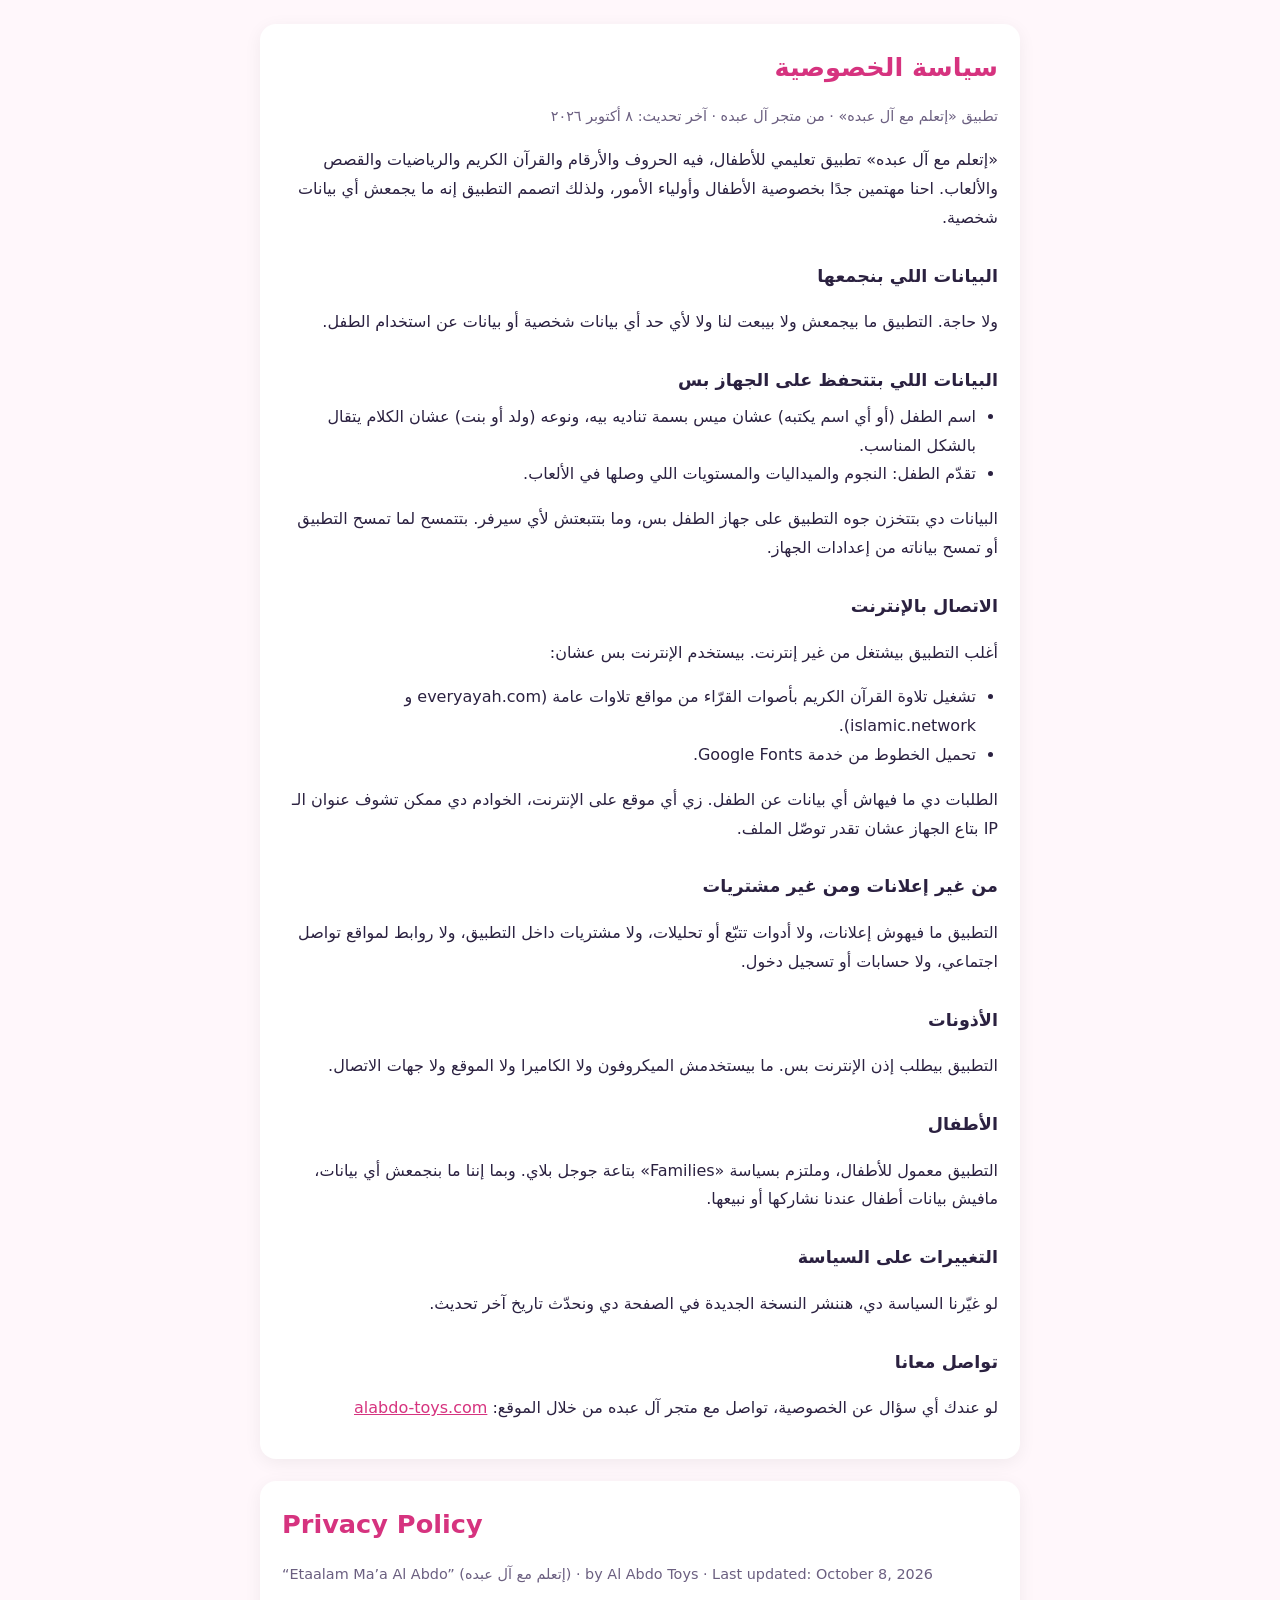
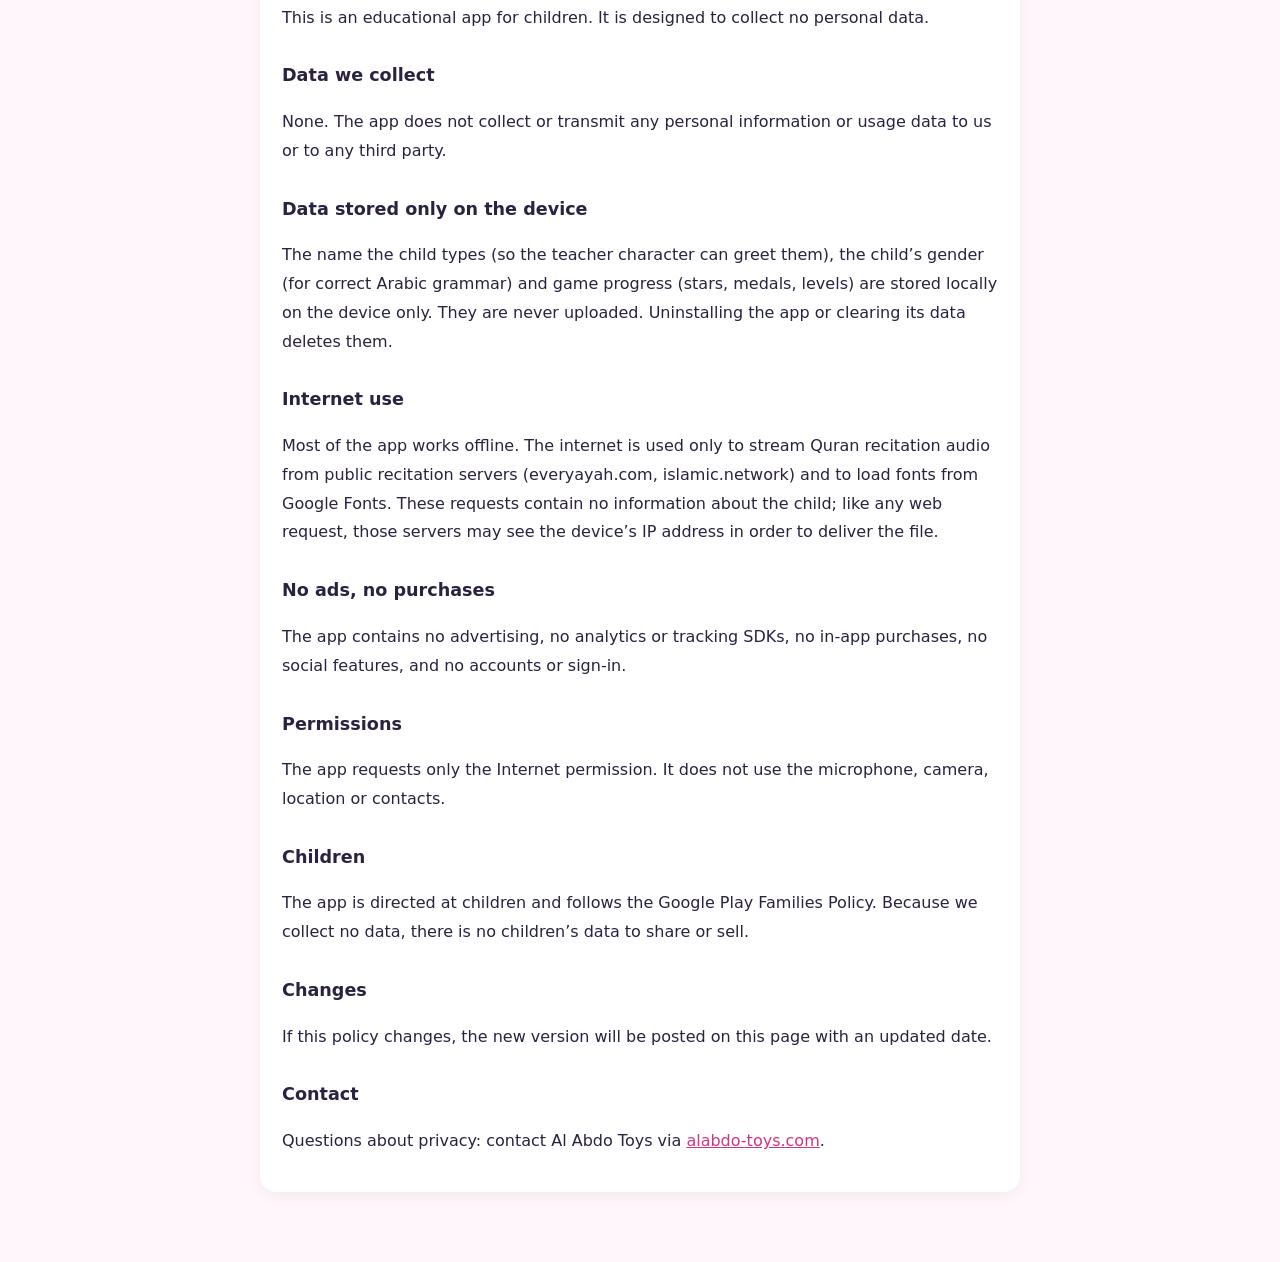
<file: play/etaalam-privacy.html>
<!doctype html>
<html lang="ar" dir="rtl">
<head>
<meta charset="utf-8">
<meta name="viewport" content="width=device-width, initial-scale=1">
<title>سياسة الخصوصية · إتعلم مع آل عبده</title>
<style>
:root{--bg:#fff7fb;--card:#fff;--ink:#2b2140;--muted:#6b5f80;--accent:#d6337f}
@media (prefers-color-scheme: dark){:root:not([data-theme="light"]){--bg:#1b1424;--card:#261c33;--ink:#f3eefa;--muted:#b9aecb;--accent:#ff7ab8}}
:root[data-theme="dark"]{--bg:#1b1424;--card:#261c33;--ink:#f3eefa;--muted:#b9aecb;--accent:#ff7ab8}
body{margin:0;background:var(--bg);color:var(--ink);font-family:system-ui,"Segoe UI",Tahoma,Arial,sans-serif;line-height:1.8}
main{max-width:760px;margin:0 auto;padding:24px 16px 48px}
h1{color:var(--accent);font-size:1.6rem;margin:0 0 4px}
h2{font-size:1.1rem;margin:28px 0 6px}
.card{background:var(--card);border-radius:16px;padding:20px 22px;box-shadow:0 4px 18px rgba(0,0,0,.06);margin-bottom:22px}
.muted{color:var(--muted);font-size:.9rem}
ul{padding-inline-start:22px;margin:6px 0}
section[lang="en"]{direction:ltr;text-align:left}
a{color:var(--accent)}
</style>
</head>
<body>
<main>
<div class="card">
<h1>سياسة الخصوصية</h1>
<p class="muted">تطبيق «إتعلم مع آل عبده» · من متجر آل عبده · آخر تحديث: ٨ أكتوبر ٢٠٢٦</p>

<p>«إتعلم مع آل عبده» تطبيق تعليمي للأطفال، فيه الحروف والأرقام والقرآن الكريم والرياضيات والقصص والألعاب. احنا مهتمين جدًا بخصوصية الأطفال وأولياء الأمور، ولذلك اتصمم التطبيق إنه ما يجمعش أي بيانات شخصية.</p>

<h2>البيانات اللي بنجمعها</h2>
<p>ولا حاجة. التطبيق ما بيجمعش ولا بيبعت لنا ولا لأي حد أي بيانات شخصية أو بيانات عن استخدام الطفل.</p>

<h2>البيانات اللي بتتحفظ على الجهاز بس</h2>
<ul>
<li>اسم الطفل (أو أي اسم يكتبه) عشان ميس بسمة تناديه بيه، ونوعه (ولد أو بنت) عشان الكلام يتقال بالشكل المناسب.</li>
<li>تقدّم الطفل: النجوم والميداليات والمستويات اللي وصلها في الألعاب.</li>
</ul>
<p>البيانات دي بتتخزن جوه التطبيق على جهاز الطفل بس، وما بتتبعتش لأي سيرفر. بتتمسح لما تمسح التطبيق أو تمسح بياناته من إعدادات الجهاز.</p>

<h2>الاتصال بالإنترنت</h2>
<p>أغلب التطبيق بيشتغل من غير إنترنت. بيستخدم الإنترنت بس عشان:</p>
<ul>
<li>تشغيل تلاوة القرآن الكريم بأصوات القرّاء من مواقع تلاوات عامة (everyayah.com و islamic.network).</li>
<li>تحميل الخطوط من خدمة Google Fonts.</li>
</ul>
<p>الطلبات دي ما فيهاش أي بيانات عن الطفل. زي أي موقع على الإنترنت، الخوادم دي ممكن تشوف عنوان الـ IP بتاع الجهاز عشان تقدر توصّل الملف.</p>

<h2>من غير إعلانات ومن غير مشتريات</h2>
<p>التطبيق ما فيهوش إعلانات، ولا أدوات تتبّع أو تحليلات، ولا مشتريات داخل التطبيق، ولا روابط لمواقع تواصل اجتماعي، ولا حسابات أو تسجيل دخول.</p>

<h2>الأذونات</h2>
<p>التطبيق بيطلب إذن الإنترنت بس. ما بيستخدمش الميكروفون ولا الكاميرا ولا الموقع ولا جهات الاتصال.</p>

<h2>الأطفال</h2>
<p>التطبيق معمول للأطفال، وملتزم بسياسة «Families» بتاعة جوجل بلاي. وبما إننا ما بنجمعش أي بيانات، مافيش بيانات أطفال عندنا نشاركها أو نبيعها.</p>

<h2>التغييرات على السياسة</h2>
<p>لو غيّرنا السياسة دي، هننشر النسخة الجديدة في الصفحة دي ونحدّث تاريخ آخر تحديث.</p>

<h2>تواصل معانا</h2>
<p>لو عندك أي سؤال عن الخصوصية، تواصل مع متجر آل عبده من خلال الموقع: <a href="https://alabdo-toys.com">alabdo-toys.com</a></p>
</div>

<div class="card">
<section lang="en">
<h1>Privacy Policy</h1>
<p class="muted">“Etaalam Ma’a Al Abdo” (إتعلم مع آل عبده) · by Al Abdo Toys · Last updated: October 8, 2026</p>
<p>This is an educational app for children. It is designed to collect no personal data.</p>
<h2>Data we collect</h2>
<p>None. The app does not collect or transmit any personal information or usage data to us or to any third party.</p>
<h2>Data stored only on the device</h2>
<p>The name the child types (so the teacher character can greet them), the child’s gender (for correct Arabic grammar) and game progress (stars, medals, levels) are stored locally on the device only. They are never uploaded. Uninstalling the app or clearing its data deletes them.</p>
<h2>Internet use</h2>
<p>Most of the app works offline. The internet is used only to stream Quran recitation audio from public recitation servers (everyayah.com, islamic.network) and to load fonts from Google Fonts. These requests contain no information about the child; like any web request, those servers may see the device’s IP address in order to deliver the file.</p>
<h2>No ads, no purchases</h2>
<p>The app contains no advertising, no analytics or tracking SDKs, no in‑app purchases, no social features, and no accounts or sign‑in.</p>
<h2>Permissions</h2>
<p>The app requests only the Internet permission. It does not use the microphone, camera, location or contacts.</p>
<h2>Children</h2>
<p>The app is directed at children and follows the Google Play Families Policy. Because we collect no data, there is no children’s data to share or sell.</p>
<h2>Changes</h2>
<p>If this policy changes, the new version will be posted on this page with an updated date.</p>
<h2>Contact</h2>
<p>Questions about privacy: contact Al Abdo Toys via <a href="https://alabdo-toys.com">alabdo-toys.com</a>.</p>
</section>
</div>
</main>
</body>
</html>
</file>
